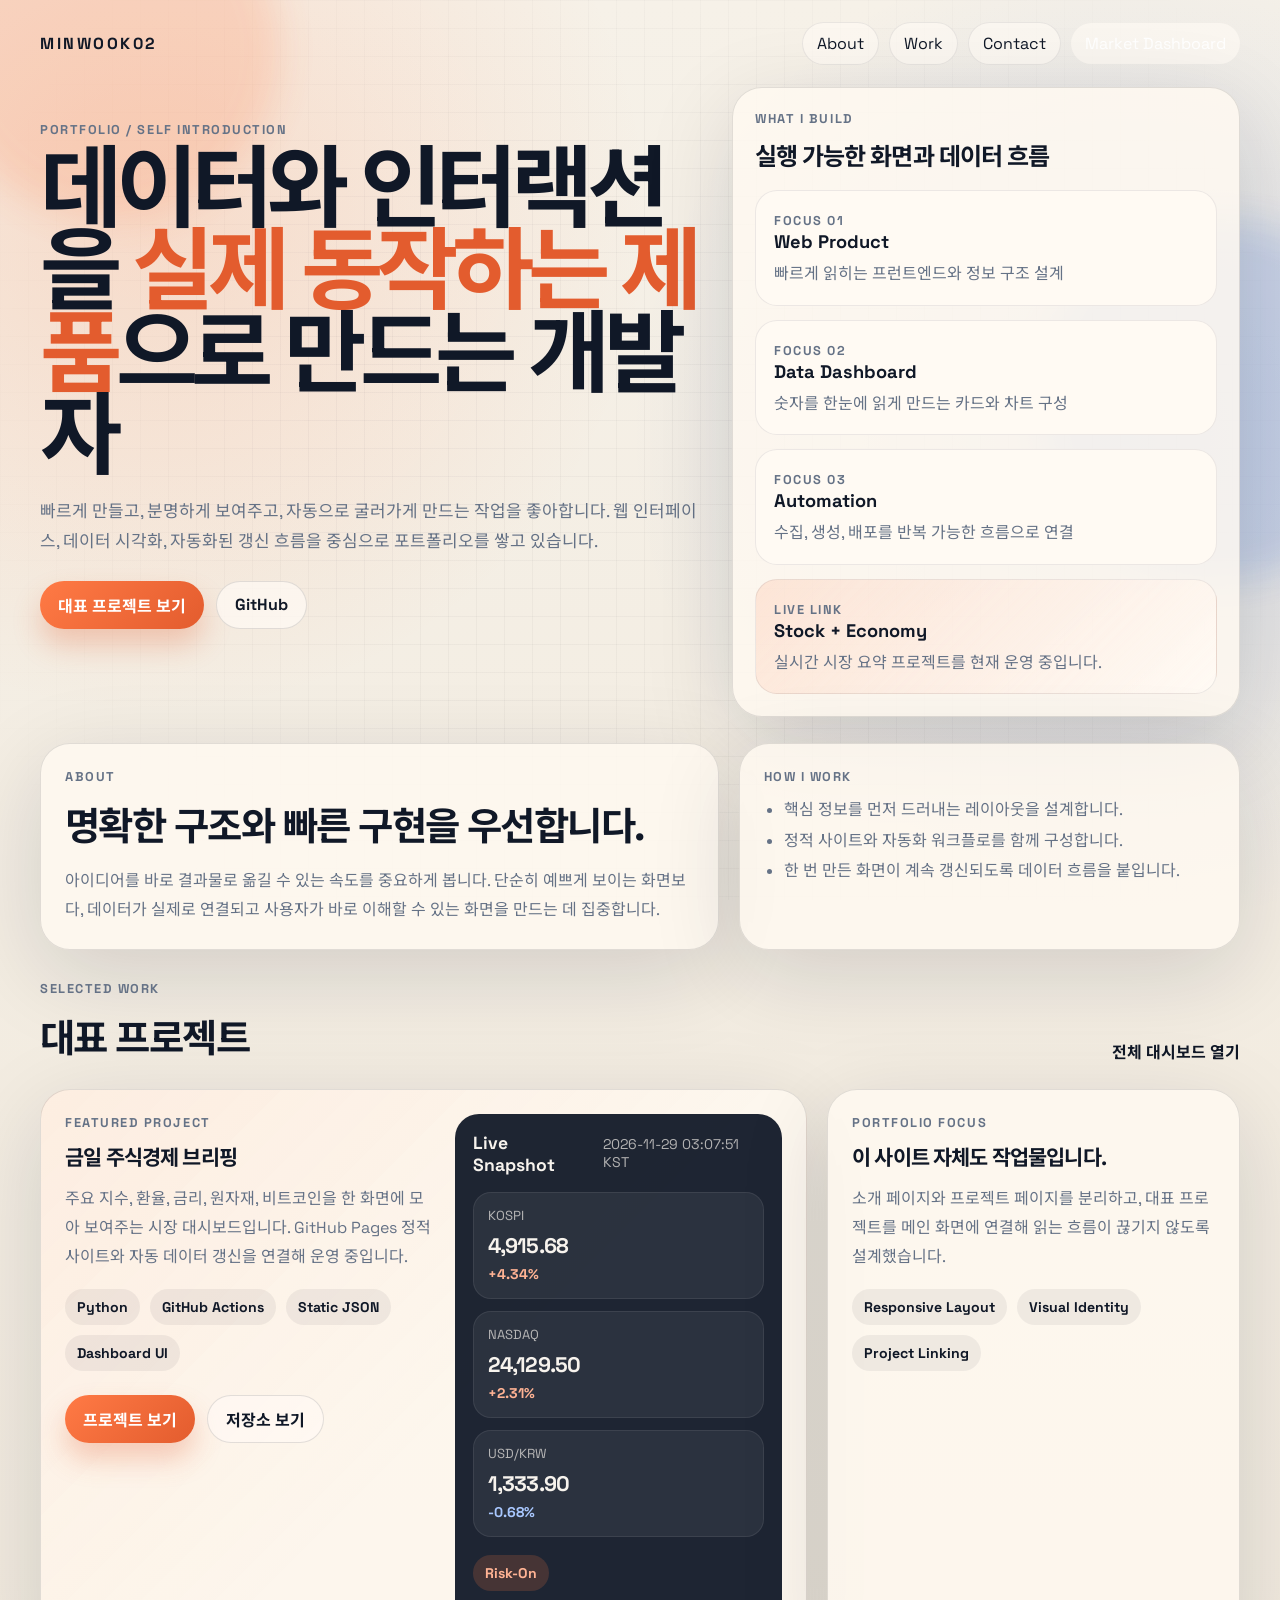
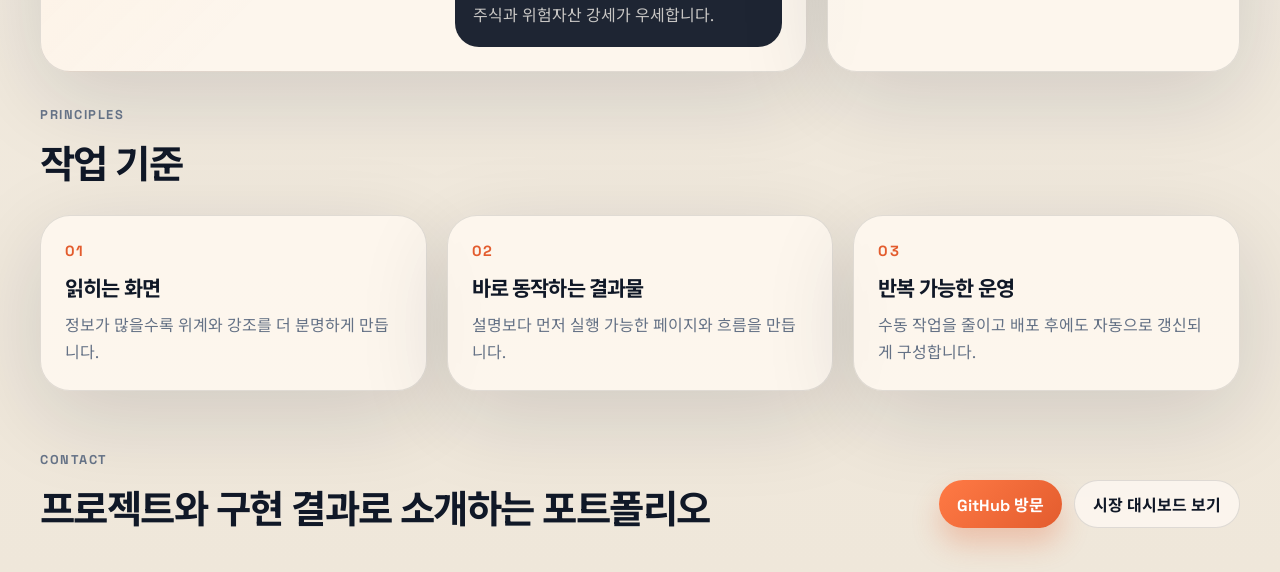
<file: index.html>
<!doctype html>
<html lang="ko">
  <head>
    <meta charset="utf-8" />
    <meta name="viewport" content="width=device-width, initial-scale=1" />
    <title>minwook02 | Portfolio</title>
    <meta
      name="description"
      content="문제를 구조화하고 바로 구현하는 개발자 minwook02의 포트폴리오 사이트"
    />
    <link rel="preconnect" href="https://fonts.googleapis.com" />
    <link rel="preconnect" href="https://fonts.gstatic.com" crossorigin />
    <link
      href="https://fonts.googleapis.com/css2?family=Space+Grotesk:wght@400;500;700&family=Noto+Sans+KR:wght@400;500;700&display=swap"
      rel="stylesheet"
    />
    <link rel="stylesheet" href="./static/portfolio.css" />
  </head>
  <body>
    <div class="page-noise"></div>
    <div class="mesh mesh-a"></div>
    <div class="mesh mesh-b"></div>

    <header class="topbar">
      <a class="brand" href="./">minwook02</a>
      <nav class="nav">
        <a href="#about">About</a>
        <a href="#work">Work</a>
        <a href="#contact">Contact</a>
        <a class="nav-cta" href="./market/">Market Dashboard</a>
      </nav>
    </header>

    <main class="shell">
      <section class="hero reveal">
        <div class="hero-copy">
          <p class="eyebrow">Portfolio / Self Introduction</p>
          <h1>
            데이터와 인터랙션을
            <span>실제 동작하는 제품</span>으로 만드는 개발자
          </h1>
          <p class="lead">
            빠르게 만들고, 분명하게 보여주고, 자동으로 굴러가게 만드는 작업을
            좋아합니다. 웹 인터페이스, 데이터 시각화, 자동화된 갱신 흐름을
            중심으로 포트폴리오를 쌓고 있습니다.
          </p>
          <div class="hero-actions">
            <a class="button button-primary" href="./market/">대표 프로젝트 보기</a>
            <a class="button button-secondary" href="https://github.com/minwook02" target="_blank" rel="noreferrer">
              GitHub
            </a>
          </div>
        </div>

        <aside class="hero-board panel">
          <div class="board-head">
            <p class="eyebrow">What I Build</p>
            <p class="board-title">실행 가능한 화면과 데이터 흐름</p>
          </div>
          <div class="board-grid">
            <article class="metric-tile">
              <span class="metric-kicker">Focus 01</span>
              <strong>Web Product</strong>
              <p>빠르게 읽히는 프런트엔드와 정보 구조 설계</p>
            </article>
            <article class="metric-tile">
              <span class="metric-kicker">Focus 02</span>
              <strong>Data Dashboard</strong>
              <p>숫자를 한눈에 읽게 만드는 카드와 차트 구성</p>
            </article>
            <article class="metric-tile">
              <span class="metric-kicker">Focus 03</span>
              <strong>Automation</strong>
              <p>수집, 생성, 배포를 반복 가능한 흐름으로 연결</p>
            </article>
            <article class="metric-tile accent-tile">
              <span class="metric-kicker">Live Link</span>
              <strong>Stock + Economy</strong>
              <p>실시간 시장 요약 프로젝트를 현재 운영 중입니다.</p>
            </article>
          </div>
        </aside>
      </section>

      <section id="about" class="about-grid reveal">
        <article class="panel statement-card">
          <p class="section-label">About</p>
          <h2>명확한 구조와 빠른 구현을 우선합니다.</h2>
          <p>
            아이디어를 바로 결과물로 옮길 수 있는 속도를 중요하게 봅니다.
            단순히 예쁘게 보이는 화면보다, 데이터가 실제로 연결되고 사용자가
            바로 이해할 수 있는 화면을 만드는 데 집중합니다.
          </p>
        </article>

        <article class="panel detail-card">
          <p class="section-label">How I Work</p>
          <ul class="detail-list">
            <li>핵심 정보를 먼저 드러내는 레이아웃을 설계합니다.</li>
            <li>정적 사이트와 자동화 워크플로를 함께 구성합니다.</li>
            <li>한 번 만든 화면이 계속 갱신되도록 데이터 흐름을 붙입니다.</li>
          </ul>
        </article>
      </section>

      <section id="work" class="work-section reveal">
        <div class="section-head">
          <div>
            <p class="section-label">Selected Work</p>
            <h2>대표 프로젝트</h2>
          </div>
          <a class="text-link" href="./market/">전체 대시보드 열기</a>
        </div>

        <div class="project-grid">
          <article class="project-card project-primary panel">
            <div class="project-copy">
              <p class="project-tag">Featured Project</p>
              <h3>금일 주식경제 브리핑</h3>
              <p>
                주요 지수, 환율, 금리, 원자재, 비트코인을 한 화면에 모아 보여주는
                시장 대시보드입니다. GitHub Pages 정적 사이트와 자동 데이터
                갱신을 연결해 운영 중입니다.
              </p>
              <div class="tech-list">
                <span>Python</span>
                <span>GitHub Actions</span>
                <span>Static JSON</span>
                <span>Dashboard UI</span>
              </div>
              <div class="project-actions">
                <a class="button button-primary" href="./market/">프로젝트 보기</a>
                <a class="button button-secondary" href="https://github.com/minwook02/minwook02.github.io" target="_blank" rel="noreferrer">
                  저장소 보기
                </a>
              </div>
            </div>

            <div class="project-preview">
              <div class="preview-head">
                <p class="preview-title">Live Snapshot</p>
                <p id="marketUpdatedAt" class="preview-time">데이터 불러오는 중...</p>
              </div>
              <div class="preview-stats">
                <div class="preview-tile">
                  <span class="preview-label">KOSPI</span>
                  <strong id="previewKospi">-</strong>
                  <span id="previewKospiChange" class="preview-change">-</span>
                </div>
                <div class="preview-tile">
                  <span class="preview-label">NASDAQ</span>
                  <strong id="previewNasdaq">-</strong>
                  <span id="previewNasdaqChange" class="preview-change">-</span>
                </div>
                <div class="preview-tile">
                  <span class="preview-label">USD/KRW</span>
                  <strong id="previewUsdkrw">-</strong>
                  <span id="previewUsdkrwChange" class="preview-change">-</span>
                </div>
              </div>
              <div class="preview-signal">
                <span id="previewSignal" class="signal-pill neutral">분석 대기</span>
                <p id="previewSignalMessage">시장 신호를 불러오고 있습니다.</p>
              </div>
            </div>
          </article>

          <article class="project-card panel secondary-card">
            <p class="project-tag">Portfolio Focus</p>
            <h3>이 사이트 자체도 작업물입니다.</h3>
            <p>
              소개 페이지와 프로젝트 페이지를 분리하고, 대표 프로젝트를 메인
              화면에 연결해 읽는 흐름이 끊기지 않도록 설계했습니다.
            </p>
            <div class="stack-strip">
              <span>Responsive Layout</span>
              <span>Visual Identity</span>
              <span>Project Linking</span>
            </div>
          </article>
        </div>
      </section>

      <section class="principles reveal">
        <div class="section-head">
          <div>
            <p class="section-label">Principles</p>
            <h2>작업 기준</h2>
          </div>
        </div>
        <div class="principle-grid">
          <article class="panel principle-card">
            <span class="principle-index">01</span>
            <h3>읽히는 화면</h3>
            <p>정보가 많을수록 위계와 강조를 더 분명하게 만듭니다.</p>
          </article>
          <article class="panel principle-card">
            <span class="principle-index">02</span>
            <h3>바로 동작하는 결과물</h3>
            <p>설명보다 먼저 실행 가능한 페이지와 흐름을 만듭니다.</p>
          </article>
          <article class="panel principle-card">
            <span class="principle-index">03</span>
            <h3>반복 가능한 운영</h3>
            <p>수동 작업을 줄이고 배포 후에도 자동으로 갱신되게 구성합니다.</p>
          </article>
        </div>
      </section>
    </main>

    <footer id="contact" class="footer">
      <div>
        <p class="section-label">Contact</p>
        <h2>프로젝트와 구현 결과로 소개하는 포트폴리오</h2>
      </div>
      <div class="footer-actions">
        <a class="button button-primary" href="https://github.com/minwook02" target="_blank" rel="noreferrer">
          GitHub 방문
        </a>
        <a class="button button-secondary" href="./market/">시장 대시보드 보기</a>
      </div>
    </footer>

    <script src="./static/portfolio.js"></script>
  </body>
</html>
</file>
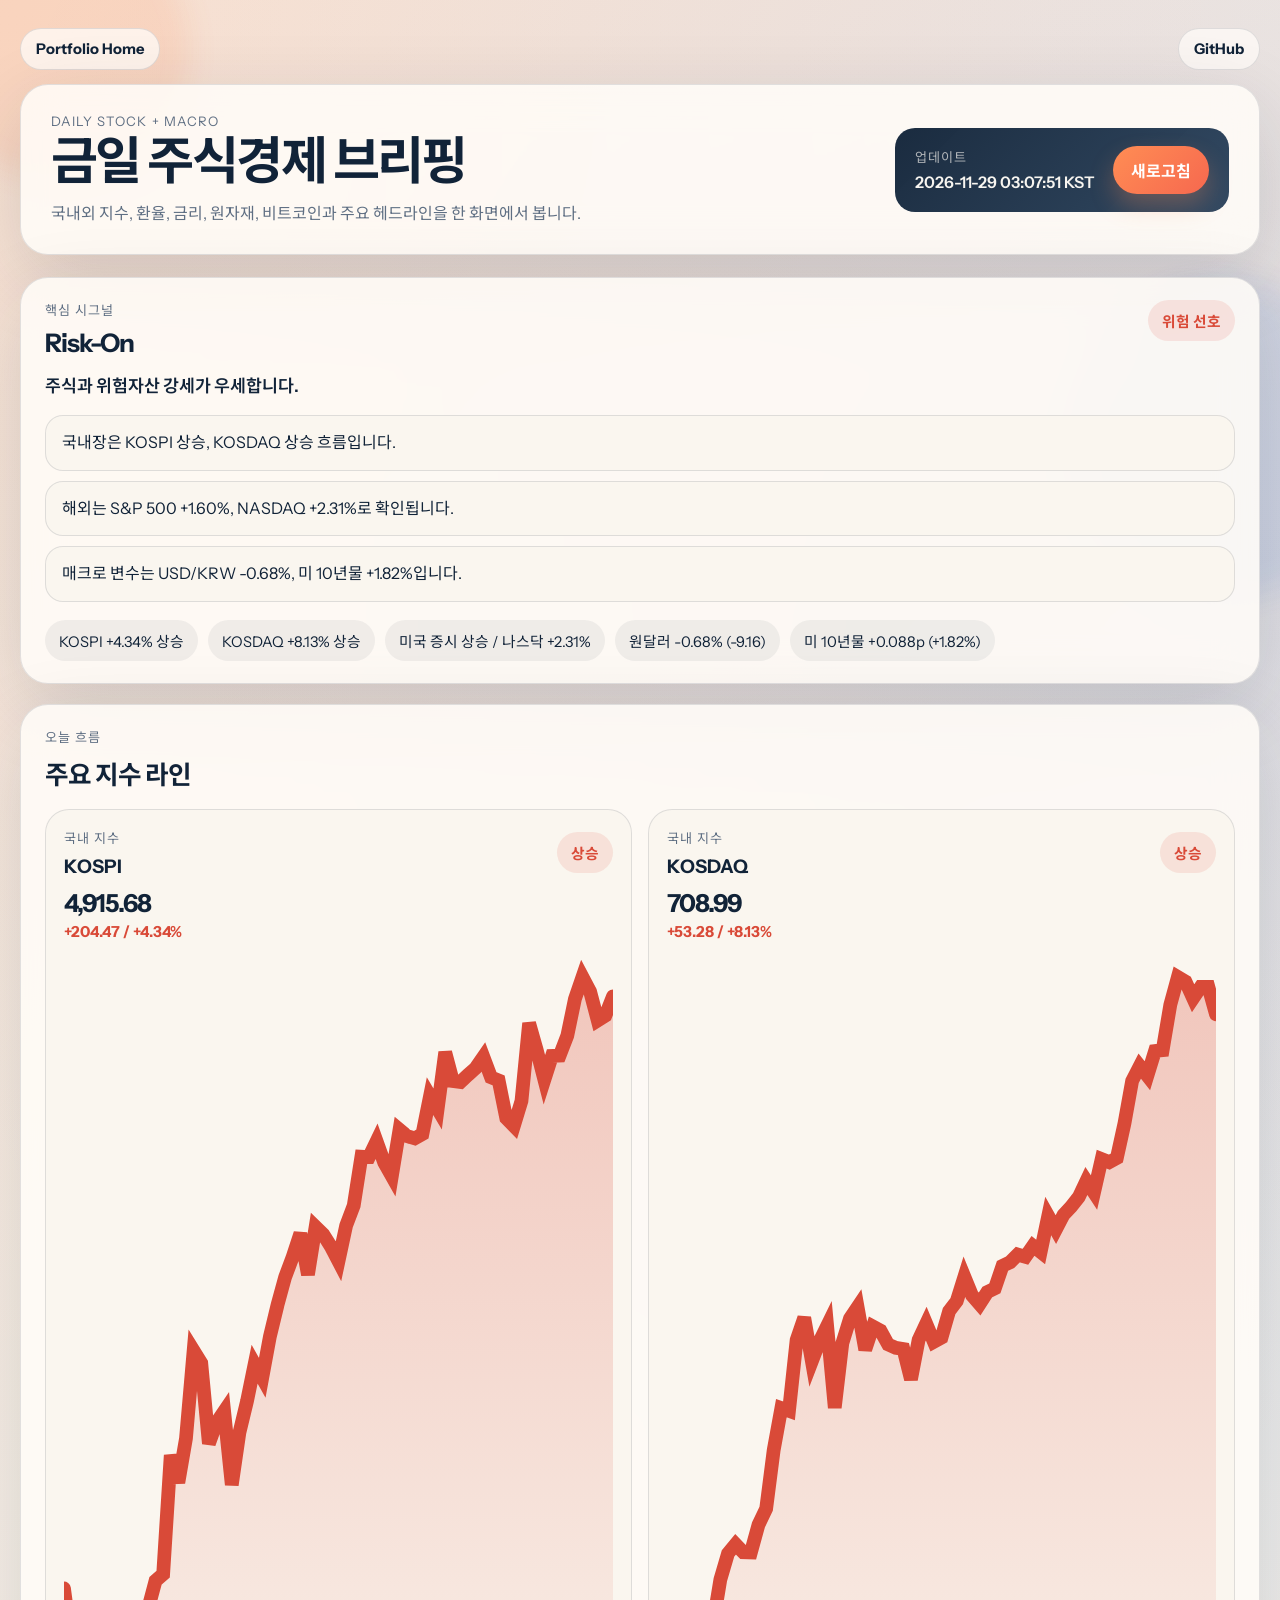
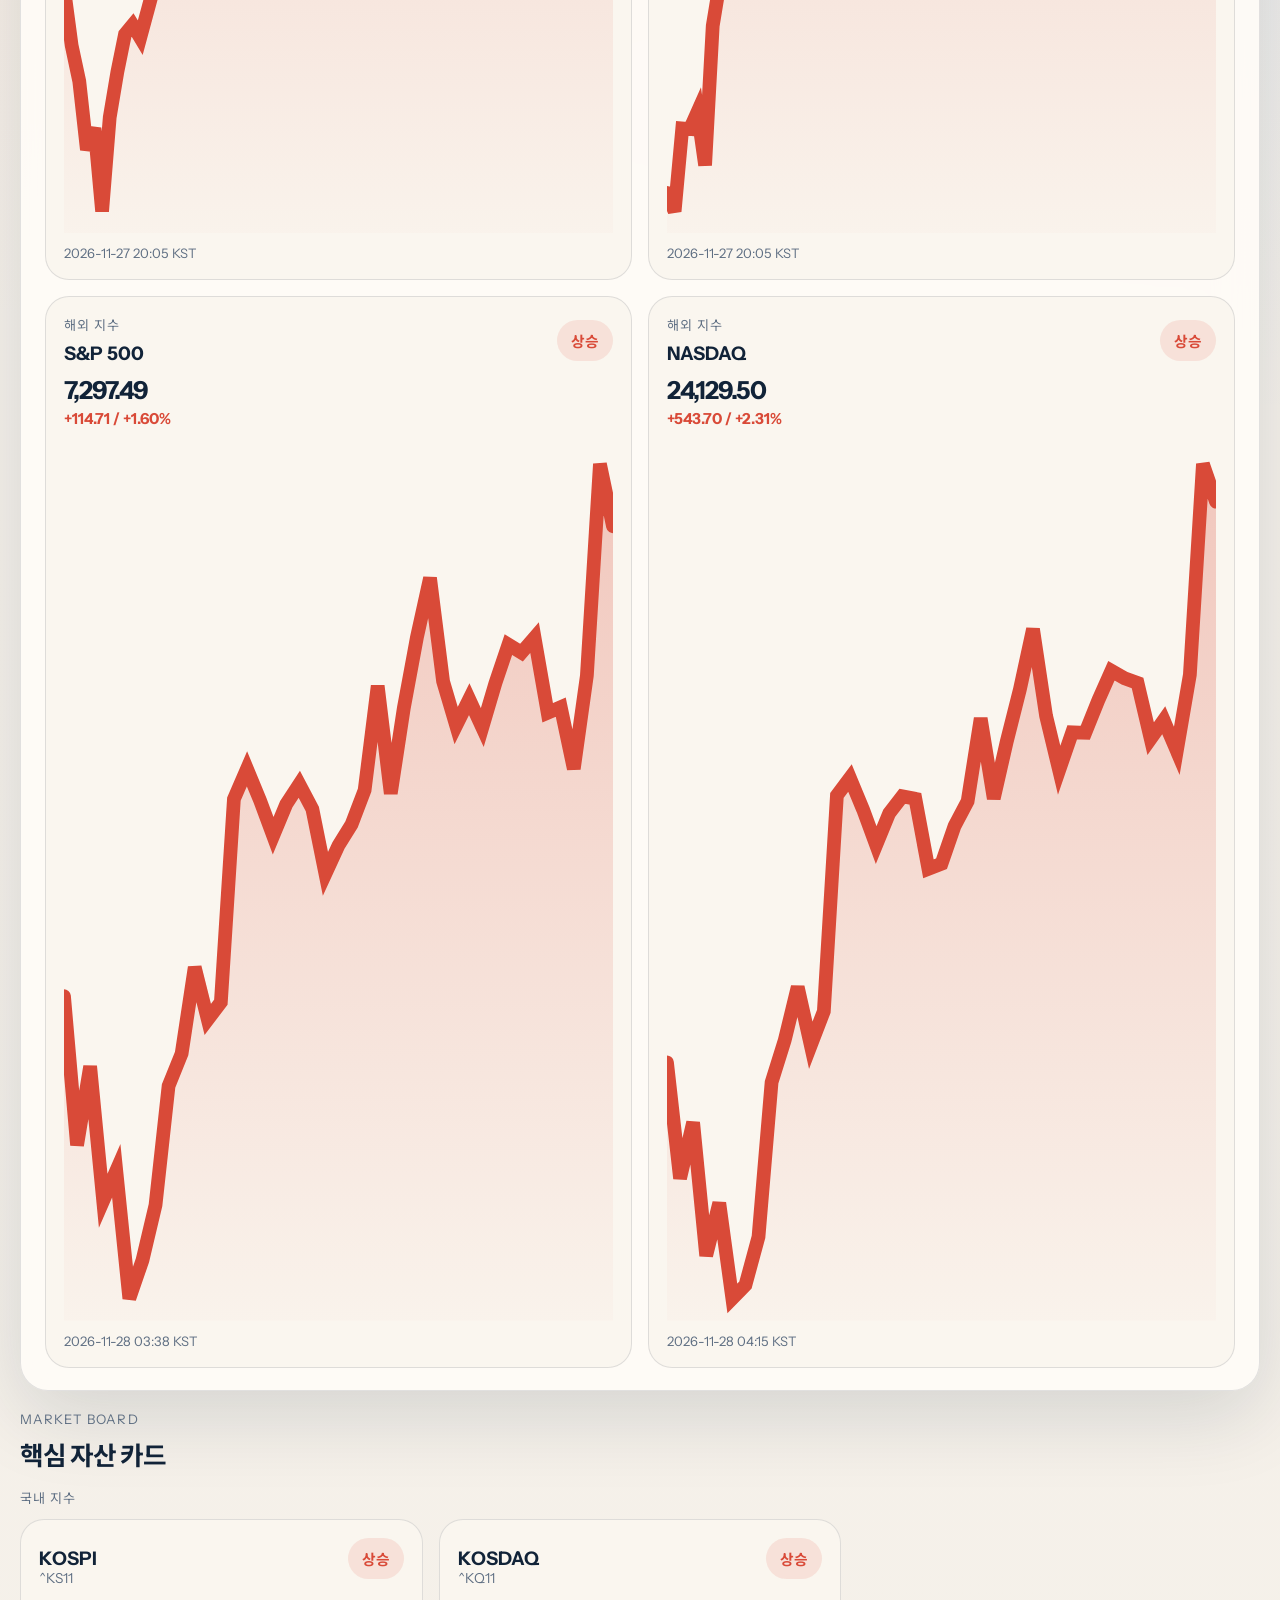
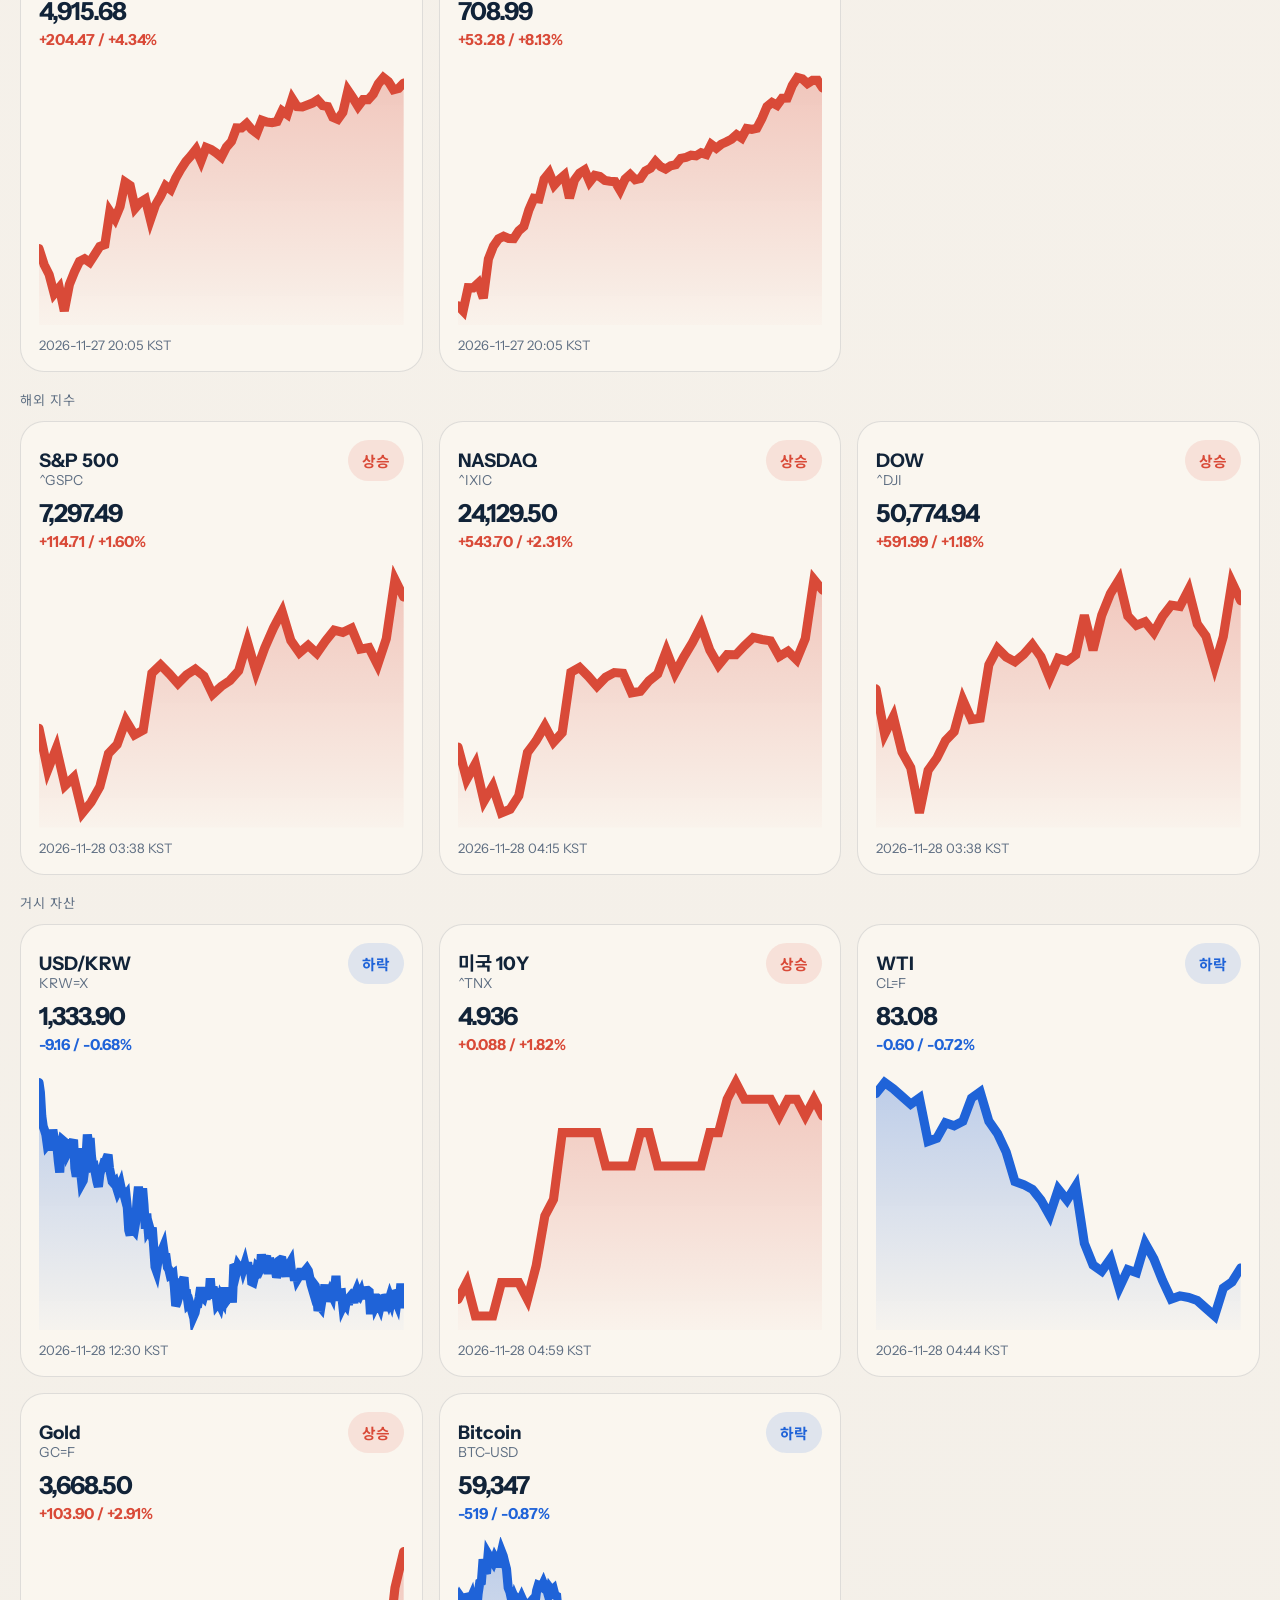
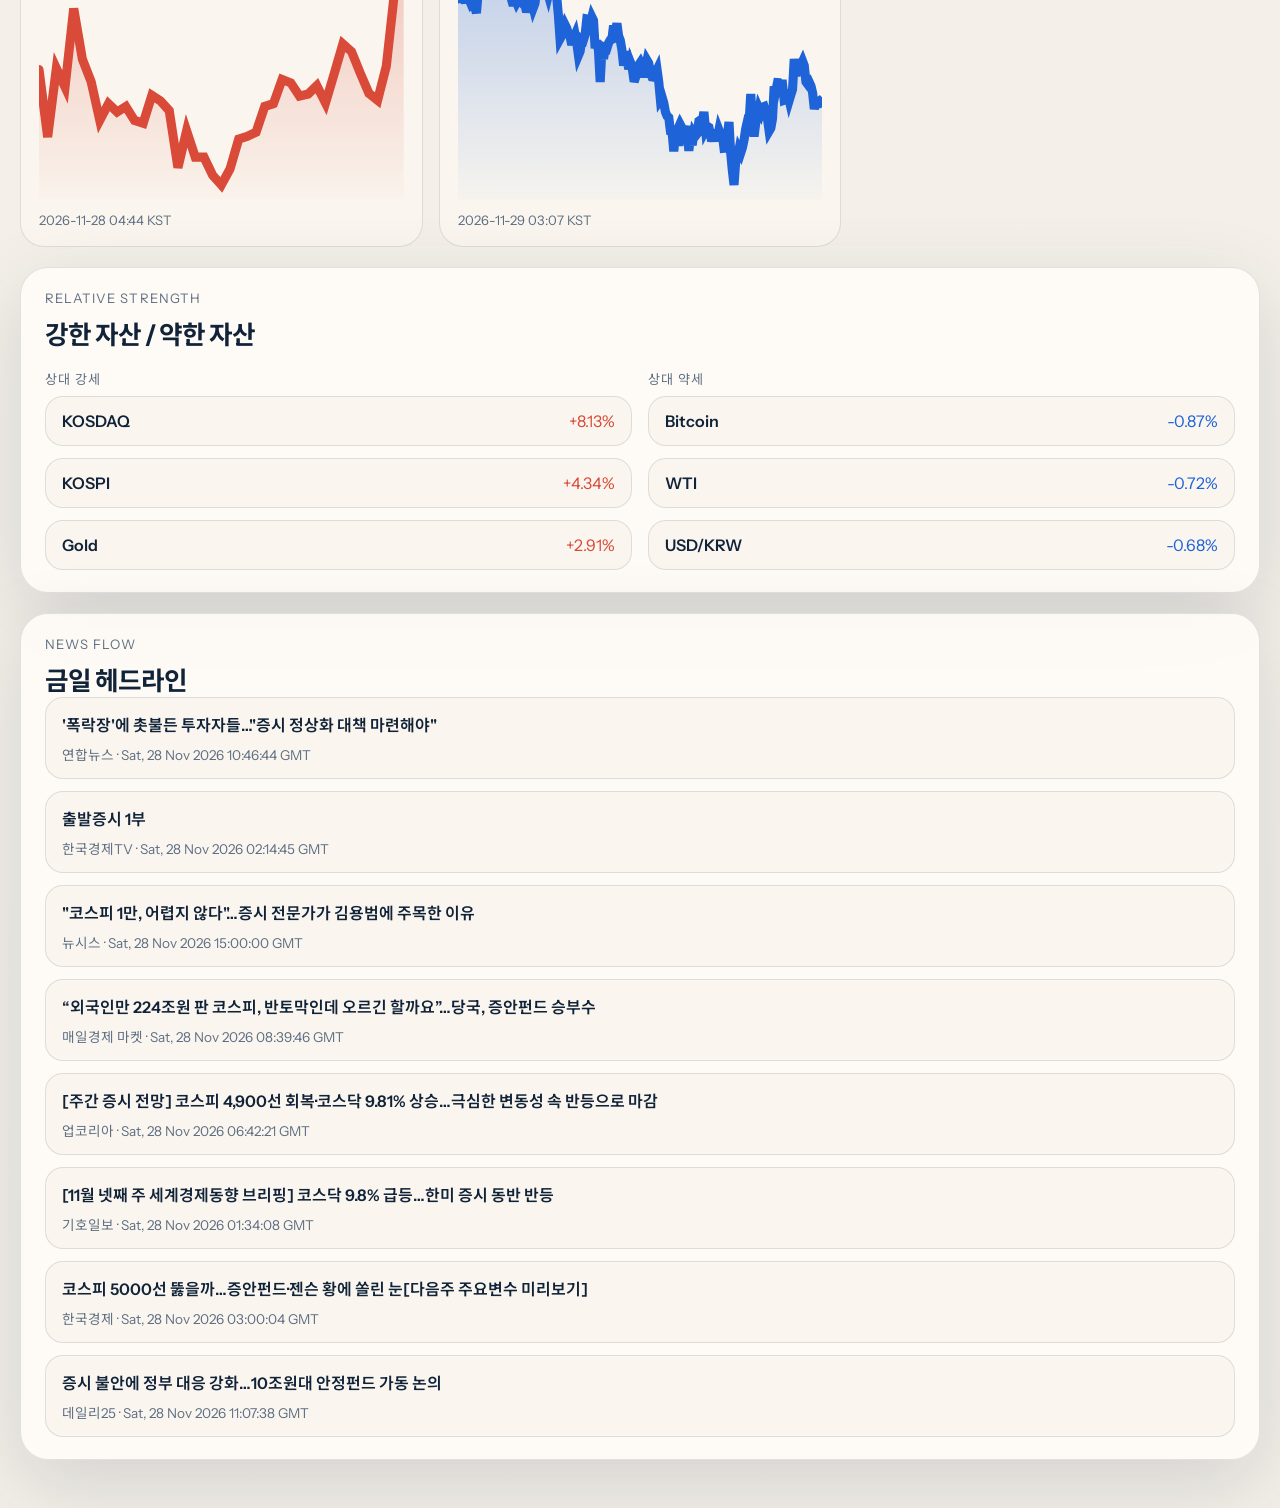
<file: market/index.html>
<!doctype html>
<html lang="ko">
  <head>
    <meta charset="utf-8" />
    <meta name="viewport" content="width=device-width, initial-scale=1" />
    <title>금일 주식경제 브리핑</title>
    <link rel="preconnect" href="https://fonts.googleapis.com" />
    <link rel="preconnect" href="https://fonts.gstatic.com" crossorigin />
    <link
      href="https://fonts.googleapis.com/css2?family=Instrument+Sans:wght@400;500;600;700&family=Noto+Sans+KR:wght@400;500;700&display=swap"
      rel="stylesheet"
    />
    <link rel="stylesheet" href="../static/styles.css" />
  </head>
  <body data-data-url="../data/dashboard.json">
    <div class="background-orb orb-a"></div>
    <div class="background-orb orb-b"></div>
    <div class="shell">
      <nav class="topbar-market">
        <a class="market-home-link" href="../">Portfolio Home</a>
        <a class="market-github-link" href="https://github.com/minwook02/minwook02.github.io" target="_blank" rel="noreferrer">
          GitHub
        </a>
      </nav>

      <header class="hero panel">
        <div>
          <p class="eyebrow">Daily Stock + Macro</p>
          <h1>금일 주식경제 브리핑</h1>
          <p class="hero-copy">
            국내외 지수, 환율, 금리, 원자재, 비트코인과 주요 헤드라인을 한 화면에서 봅니다.
          </p>
        </div>
        <div class="hero-actions">
          <div>
            <div class="label">업데이트</div>
            <div id="updatedAt" class="value">불러오는 중...</div>
          </div>
          <button id="refreshButton" class="refresh-button" type="button">
            새로고침
          </button>
        </div>
      </header>

      <main class="layout">
        <section class="summary panel reveal">
          <div class="summary-head">
            <div>
              <p class="label">핵심 시그널</p>
              <h2 id="signalLabel">불러오는 중...</h2>
            </div>
            <span id="signalTone" class="signal-chip neutral">분석 준비</span>
          </div>
          <p id="signalMessage" class="summary-message"></p>
          <div id="overviewList" class="overview-list"></div>
          <div id="checkpointList" class="checkpoint-list"></div>
        </section>

        <section class="charts panel reveal">
          <div class="section-head">
            <div>
              <p class="label">오늘 흐름</p>
              <h2>주요 지수 라인</h2>
            </div>
          </div>
          <div id="mainCharts" class="main-charts"></div>
        </section>

        <section class="cards-area reveal">
          <div class="section-head">
            <div>
              <p class="label">Market Board</p>
              <h2>핵심 자산 카드</h2>
            </div>
          </div>
          <div id="cardGroups" class="card-groups"></div>
        </section>

        <section class="movers panel reveal">
          <div class="section-head">
            <div>
              <p class="label">Relative Strength</p>
              <h2>강한 자산 / 약한 자산</h2>
            </div>
          </div>
          <div class="movers-grid">
            <div>
              <p class="subheading">상대 강세</p>
              <div id="leadersList" class="mover-list"></div>
            </div>
            <div>
              <p class="subheading">상대 약세</p>
              <div id="laggardsList" class="mover-list"></div>
            </div>
          </div>
        </section>

        <section class="news panel reveal">
          <div class="section-head">
            <div>
              <p class="label">News Flow</p>
              <h2>금일 헤드라인</h2>
            </div>
          </div>
          <div id="headlines" class="headline-list"></div>
        </section>

        <section id="errorPanel" class="errors panel hidden reveal">
          <div class="section-head">
            <div>
              <p class="label">Status</p>
              <h2>일부 데이터 경고</h2>
            </div>
          </div>
          <div id="errorList" class="error-list"></div>
        </section>
      </main>
    </div>
    <script src="../static/market.js"></script>
  </body>
</html>
</file>
<file: static/portfolio.css>
:root {
  --bg: #f4efe6;
  --ink: #101827;
  --muted: #657286;
  --line: rgba(16, 24, 39, 0.12);
  --panel: rgba(255, 249, 241, 0.82);
  --panel-strong: rgba(255, 250, 244, 0.95);
  --shadow: 0 24px 90px rgba(16, 24, 39, 0.14);
  --accent: #ff7a45;
  --accent-dark: #e35c2e;
  --accent-soft: rgba(255, 122, 69, 0.14);
  --blue: #1156d9;
  --blue-soft: rgba(17, 86, 217, 0.12);
}

* {
  box-sizing: border-box;
}

html,
body {
  margin: 0;
  min-height: 100%;
}

body {
  position: relative;
  overflow-x: hidden;
  color: var(--ink);
  font-family: "Space Grotesk", "Noto Sans KR", sans-serif;
  background:
    radial-gradient(circle at 12% 10%, rgba(255, 122, 69, 0.18), transparent 22%),
    radial-gradient(circle at 88% 20%, rgba(17, 86, 217, 0.14), transparent 24%),
    linear-gradient(180deg, #f6f1e8 0%, #efe7da 100%);
}

body::before {
  content: "";
  position: fixed;
  inset: 0;
  background-image:
    linear-gradient(rgba(16, 24, 39, 0.03) 1px, transparent 1px),
    linear-gradient(90deg, rgba(16, 24, 39, 0.03) 1px, transparent 1px);
  background-size: 28px 28px;
  mask-image: radial-gradient(circle at center, black 40%, transparent 92%);
  pointer-events: none;
}

.page-noise,
.mesh {
  position: fixed;
  pointer-events: none;
}

.page-noise {
  inset: 0;
  opacity: 0.08;
  background-image: radial-gradient(#101827 0.55px, transparent 0.55px);
  background-size: 14px 14px;
}

.mesh {
  border-radius: 999px;
  filter: blur(18px);
  opacity: 0.78;
}

.mesh-a {
  top: -120px;
  left: -60px;
  width: 340px;
  height: 340px;
  background: rgba(255, 122, 69, 0.24);
}

.mesh-b {
  right: -120px;
  top: 220px;
  width: 360px;
  height: 360px;
  background: rgba(17, 86, 217, 0.18);
}

.topbar,
.footer,
.shell {
  position: relative;
  z-index: 1;
}

.topbar {
  display: flex;
  justify-content: space-between;
  gap: 20px;
  align-items: center;
  max-width: 1240px;
  margin: 0 auto;
  padding: 22px 20px 0;
}

.brand {
  color: var(--ink);
  text-decoration: none;
  font-size: 1rem;
  font-weight: 700;
  letter-spacing: 0.16em;
  text-transform: uppercase;
}

.nav {
  display: flex;
  gap: 10px;
  align-items: center;
  flex-wrap: wrap;
}

.nav a {
  color: var(--ink);
  text-decoration: none;
  padding: 10px 14px;
  border-radius: 999px;
  background: rgba(255, 250, 244, 0.64);
  border: 1px solid rgba(16, 24, 39, 0.08);
}

.nav-cta {
  background: linear-gradient(135deg, var(--accent), var(--accent-dark));
  color: white !important;
  border: none !important;
}

.shell {
  max-width: 1240px;
  margin: 0 auto;
  padding: 22px 20px 60px;
}

.hero {
  display: grid;
  grid-template-columns: minmax(0, 1.25fr) minmax(320px, 0.95fr);
  gap: 24px;
  align-items: stretch;
}

.eyebrow,
.section-label,
.project-tag,
.metric-kicker {
  margin: 0 0 10px;
  color: var(--muted);
  font-size: 0.8rem;
  font-weight: 700;
  letter-spacing: 0.12em;
  text-transform: uppercase;
}

h1,
h2,
h3,
p,
ul {
  margin: 0;
}

h1 {
  font-size: clamp(2.9rem, 7vw, 5.7rem);
  line-height: 0.92;
  letter-spacing: -0.07em;
}

h1 span {
  color: var(--accent-dark);
}

h2 {
  font-size: clamp(1.6rem, 3vw, 2.4rem);
  letter-spacing: -0.04em;
}

h3 {
  font-size: 1.3rem;
  letter-spacing: -0.04em;
}

.hero-copy {
  padding: 34px 0 10px;
}

.lead {
  max-width: 700px;
  margin-top: 18px;
  color: var(--muted);
  font-size: 1.06rem;
  line-height: 1.8;
}

.hero-actions,
.project-actions,
.footer-actions {
  display: flex;
  gap: 12px;
  align-items: center;
  flex-wrap: wrap;
  margin-top: 24px;
}

.button {
  display: inline-flex;
  align-items: center;
  justify-content: center;
  gap: 8px;
  min-height: 48px;
  padding: 0 18px;
  border-radius: 999px;
  text-decoration: none;
  font-weight: 700;
  transition: transform 180ms ease, box-shadow 180ms ease, background 180ms ease;
}

.button:hover {
  transform: translateY(-1px);
}

.button-primary {
  background: linear-gradient(135deg, var(--accent), var(--accent-dark));
  color: white;
  box-shadow: 0 16px 28px rgba(227, 92, 46, 0.28);
}

.button-secondary {
  border: 1px solid var(--line);
  background: rgba(255, 250, 244, 0.72);
  color: var(--ink);
}

.panel {
  backdrop-filter: blur(16px);
  background: var(--panel);
  border: 1px solid var(--line);
  border-radius: 30px;
  box-shadow: var(--shadow);
}

.hero-board {
  padding: 22px;
}

.board-title {
  font-size: 1.5rem;
  font-weight: 700;
  letter-spacing: -0.04em;
}

.board-grid {
  display: grid;
  gap: 14px;
  margin-top: 18px;
}

.metric-tile {
  padding: 18px;
  border-radius: 22px;
  background: var(--panel-strong);
  border: 1px solid rgba(16, 24, 39, 0.08);
}

.metric-tile strong {
  display: block;
  font-size: 1.14rem;
  margin-bottom: 8px;
}

.metric-tile p {
  color: var(--muted);
  line-height: 1.6;
}

.accent-tile {
  background: linear-gradient(135deg, rgba(255, 122, 69, 0.14), rgba(255, 250, 244, 0.95));
}

.about-grid,
.project-grid,
.principle-grid {
  display: grid;
  gap: 20px;
  margin-top: 26px;
}

.about-grid {
  grid-template-columns: minmax(0, 1.15fr) minmax(280px, 0.85fr);
}

.statement-card,
.detail-card,
.project-card,
.principle-card {
  padding: 24px;
}

.statement-card p:last-child {
  margin-top: 16px;
  color: var(--muted);
  line-height: 1.8;
}

.detail-list {
  padding-left: 20px;
  color: var(--muted);
  line-height: 1.9;
}

.work-section {
  margin-top: 30px;
}

.section-head {
  display: flex;
  justify-content: space-between;
  gap: 20px;
  align-items: flex-end;
}

.text-link {
  color: var(--ink);
  text-decoration: none;
  font-weight: 700;
}

.project-grid {
  grid-template-columns: minmax(0, 1.3fr) minmax(280px, 0.7fr);
}

.project-primary {
  display: grid;
  grid-template-columns: minmax(0, 1fr) minmax(280px, 0.88fr);
  gap: 18px;
  background:
    linear-gradient(135deg, rgba(255, 122, 69, 0.08), transparent 55%),
    rgba(255, 249, 241, 0.82);
}

.project-copy p:not(.project-tag) {
  margin-top: 14px;
  color: var(--muted);
  line-height: 1.8;
}

.tech-list,
.stack-strip {
  display: flex;
  gap: 10px;
  flex-wrap: wrap;
  margin-top: 18px;
}

.tech-list span,
.stack-strip span,
.signal-pill {
  display: inline-flex;
  align-items: center;
  padding: 9px 12px;
  border-radius: 999px;
  font-size: 0.88rem;
  font-weight: 700;
}

.tech-list span,
.stack-strip span {
  background: rgba(16, 24, 39, 0.06);
}

.project-preview {
  padding: 18px;
  border-radius: 24px;
  background: rgba(16, 24, 39, 0.94);
  color: #f7f3ed;
}

.preview-head {
  display: flex;
  justify-content: space-between;
  gap: 12px;
  align-items: baseline;
}

.preview-title {
  font-size: 1.1rem;
  font-weight: 700;
}

.preview-time {
  color: rgba(247, 243, 237, 0.68);
  font-size: 0.88rem;
}

.preview-stats {
  display: grid;
  gap: 12px;
  margin-top: 16px;
}

.preview-tile {
  padding: 14px;
  border-radius: 18px;
  background: rgba(255, 255, 255, 0.06);
  border: 1px solid rgba(255, 255, 255, 0.08);
}

.preview-label {
  display: block;
  color: rgba(247, 243, 237, 0.68);
  font-size: 0.82rem;
  margin-bottom: 8px;
}

.preview-tile strong {
  display: block;
  font-size: 1.32rem;
  letter-spacing: -0.04em;
}

.preview-change {
  display: inline-block;
  margin-top: 6px;
  font-size: 0.88rem;
  font-weight: 700;
}

.preview-change.up {
  color: #ffb394;
}

.preview-change.down {
  color: #a9c8ff;
}

.preview-change.flat {
  color: rgba(247, 243, 237, 0.74);
}

.preview-signal {
  margin-top: 18px;
}

.preview-signal p {
  margin-top: 12px;
  color: rgba(247, 243, 237, 0.78);
  line-height: 1.6;
}

.signal-pill.up {
  background: rgba(255, 122, 69, 0.18);
  color: #ffb394;
}

.signal-pill.down {
  background: rgba(68, 132, 255, 0.18);
  color: #a9c8ff;
}

.signal-pill.flat,
.signal-pill.neutral {
  background: rgba(255, 255, 255, 0.12);
  color: rgba(247, 243, 237, 0.84);
}

.secondary-card p:not(.project-tag) {
  margin-top: 14px;
  color: var(--muted);
  line-height: 1.8;
}

.principles {
  margin-top: 34px;
}

.principle-grid {
  grid-template-columns: repeat(3, minmax(0, 1fr));
}

.principle-index {
  display: inline-flex;
  margin-bottom: 12px;
  color: var(--accent-dark);
  font-weight: 700;
  font-size: 0.92rem;
  letter-spacing: 0.08em;
}

.principle-card p {
  margin-top: 10px;
  color: var(--muted);
  line-height: 1.7;
}

.footer {
  display: flex;
  justify-content: space-between;
  gap: 20px;
  align-items: center;
  max-width: 1240px;
  margin: 0 auto;
  padding: 0 20px 38px;
}

.reveal {
  animation: reveal-up 500ms ease both;
}

@keyframes reveal-up {
  from {
    opacity: 0;
    transform: translateY(16px);
  }
  to {
    opacity: 1;
    transform: translateY(0);
  }
}

@media (max-width: 1100px) {
  .hero,
  .about-grid,
  .project-grid,
  .project-primary,
  .principle-grid,
  .footer,
  .section-head {
    grid-template-columns: 1fr;
    flex-direction: column;
    align-items: flex-start;
  }
}

@media (max-width: 760px) {
  .topbar,
  .shell,
  .footer {
    padding-left: 14px;
    padding-right: 14px;
  }

  .nav {
    gap: 8px;
  }

  .nav a {
    padding: 9px 12px;
  }

  .hero-copy {
    padding-top: 18px;
  }

  .statement-card,
  .detail-card,
  .project-card,
  .principle-card,
  .hero-board {
    padding: 18px;
  }

  h1 {
    font-size: 2.7rem;
  }
}
</file>
<file: static/styles.css>
:root {
  --bg: #f3efe8;
  --ink: #112338;
  --muted: #5f6f83;
  --panel: rgba(255, 252, 247, 0.88);
  --panel-strong: rgba(250, 246, 239, 0.96);
  --border: rgba(17, 35, 56, 0.12);
  --shadow: 0 24px 80px rgba(17, 35, 56, 0.14);
  --up: #d94a38;
  --down: #1f63d8;
  --flat: #7a8898;
  --accent: #ff8d54;
}

* {
  box-sizing: border-box;
}

html,
body {
  margin: 0;
  min-height: 100%;
  background:
    radial-gradient(circle at top left, rgba(255, 141, 84, 0.18), transparent 30%),
    radial-gradient(circle at 100% 10%, rgba(31, 99, 216, 0.12), transparent 24%),
    linear-gradient(180deg, #f7f2eb 0%, var(--bg) 100%);
  color: var(--ink);
  font-family: "Instrument Sans", "Noto Sans KR", sans-serif;
}

body {
  position: relative;
  overflow-x: hidden;
}

.background-orb {
  position: fixed;
  border-radius: 999px;
  filter: blur(14px);
  pointer-events: none;
  opacity: 0.7;
}

.orb-a {
  top: -80px;
  left: -70px;
  width: 260px;
  height: 260px;
  background: rgba(255, 141, 84, 0.2);
}

.orb-b {
  top: 280px;
  right: -100px;
  width: 320px;
  height: 320px;
  background: rgba(31, 99, 216, 0.14);
}

.shell {
  position: relative;
  max-width: 1320px;
  margin: 0 auto;
  padding: 28px 20px 48px;
}

.topbar-market {
  display: flex;
  justify-content: space-between;
  gap: 12px;
  align-items: center;
  margin-bottom: 14px;
}

.market-home-link,
.market-github-link {
  display: inline-flex;
  align-items: center;
  min-height: 42px;
  padding: 0 15px;
  border-radius: 999px;
  text-decoration: none;
  color: var(--ink);
  background: rgba(255, 252, 247, 0.76);
  border: 1px solid var(--border);
  font-size: 0.92rem;
  font-weight: 700;
}

.panel {
  backdrop-filter: blur(20px);
  background: var(--panel);
  border: 1px solid var(--border);
  border-radius: 28px;
  box-shadow: var(--shadow);
}

.hero {
  display: flex;
  justify-content: space-between;
  gap: 24px;
  align-items: center;
  padding: 28px 30px;
}

.eyebrow,
.label,
.subheading {
  margin: 0 0 8px;
  color: var(--muted);
  font-size: 0.82rem;
  text-transform: uppercase;
  letter-spacing: 0.08em;
}

h1,
h2,
h3,
p {
  margin: 0;
}

h1 {
  font-size: clamp(2rem, 4vw, 3.35rem);
  line-height: 0.95;
  letter-spacing: -0.05em;
}

h2 {
  font-size: clamp(1.35rem, 2vw, 1.8rem);
  letter-spacing: -0.04em;
}

.hero-copy {
  max-width: 640px;
  margin-top: 14px;
  color: var(--muted);
  font-size: 1rem;
  line-height: 1.65;
}

.hero-actions {
  display: flex;
  align-items: center;
  gap: 18px;
  padding: 18px 20px;
  min-width: 300px;
  border-radius: 20px;
  background: linear-gradient(135deg, rgba(17, 35, 56, 0.96), rgba(28, 54, 82, 0.9));
  color: #f7f5f0;
}

.hero-actions .label {
  color: rgba(247, 245, 240, 0.68);
  margin-bottom: 6px;
}

.hero-actions .value {
  font-size: 1rem;
  font-weight: 600;
}

.refresh-button {
  border: none;
  border-radius: 999px;
  padding: 12px 18px;
  background: linear-gradient(135deg, #ff8d54, #f6684f);
  color: white;
  font: inherit;
  font-weight: 700;
  cursor: pointer;
  transition: transform 180ms ease, box-shadow 180ms ease;
  box-shadow: 0 12px 24px rgba(255, 141, 84, 0.28);
}

.refresh-button:hover {
  transform: translateY(-1px);
}

.layout {
  display: grid;
  gap: 20px;
  margin-top: 22px;
}

.summary,
.charts,
.movers,
.news,
.errors {
  padding: 22px 24px;
}

.summary-head,
.section-head {
  display: flex;
  justify-content: space-between;
  gap: 16px;
  align-items: flex-start;
}

.signal-chip {
  display: inline-flex;
  align-items: center;
  gap: 8px;
  padding: 10px 14px;
  border-radius: 999px;
  font-size: 0.92rem;
  font-weight: 700;
}

.signal-chip.up {
  background: rgba(217, 74, 56, 0.12);
  color: var(--up);
}

.signal-chip.down {
  background: rgba(31, 99, 216, 0.12);
  color: var(--down);
}

.signal-chip.neutral,
.signal-chip.flat {
  background: rgba(95, 111, 131, 0.12);
  color: var(--flat);
}

.summary-message {
  margin-top: 14px;
  font-size: 1.08rem;
  font-weight: 600;
}

.overview-list {
  display: grid;
  gap: 10px;
  margin-top: 18px;
}

.overview-item {
  padding: 14px 16px;
  border-radius: 18px;
  background: rgba(250, 246, 239, 0.96);
  border: 1px solid var(--border);
  color: var(--ink);
  line-height: 1.6;
}

.checkpoint-list {
  display: flex;
  flex-wrap: wrap;
  gap: 10px;
  margin-top: 18px;
}

.checkpoint {
  padding: 10px 14px;
  border-radius: 999px;
  background: rgba(17, 35, 56, 0.06);
  color: var(--ink);
  font-size: 0.92rem;
}

.main-charts {
  display: grid;
  grid-template-columns: repeat(2, minmax(0, 1fr));
  gap: 16px;
  margin-top: 18px;
}

.chart-card,
.asset-card {
  padding: 18px;
  border-radius: 24px;
  background: rgba(250, 246, 239, 0.96);
  border: 1px solid var(--border);
}

.chart-meta,
.asset-meta {
  display: flex;
  justify-content: space-between;
  gap: 14px;
  align-items: center;
}

.chart-price,
.asset-price {
  margin-top: 10px;
  font-size: 1.55rem;
  font-weight: 700;
  letter-spacing: -0.04em;
}

.chart-change,
.asset-change {
  margin-top: 4px;
  font-size: 0.95rem;
  font-weight: 700;
}

.tone-up {
  color: var(--up);
}

.tone-down {
  color: var(--down);
}

.tone-flat {
  color: var(--flat);
}

.chart-svg,
.sparkline {
  width: 100%;
  height: auto;
  display: block;
  margin-top: 14px;
}

.chart-svg {
  min-height: 150px;
}

.chart-asof,
.asset-asof {
  margin-top: 12px;
  color: var(--muted);
  font-size: 0.82rem;
}

.cards-area {
  display: grid;
  gap: 16px;
}

.card-groups {
  display: grid;
  gap: 18px;
}

.group-title {
  margin-bottom: 12px;
}

.asset-grid {
  display: grid;
  grid-template-columns: repeat(3, minmax(0, 1fr));
  gap: 16px;
}

.asset-head {
  display: flex;
  justify-content: space-between;
  gap: 12px;
  align-items: baseline;
}

.asset-symbol {
  color: var(--muted);
  font-size: 0.86rem;
}

.movers-grid {
  display: grid;
  grid-template-columns: repeat(2, minmax(0, 1fr));
  gap: 16px;
  margin-top: 18px;
}

.mover-list,
.headline-list,
.error-list {
  display: grid;
  gap: 12px;
}

.mover-item,
.headline-item,
.error-item {
  display: flex;
  justify-content: space-between;
  gap: 18px;
  padding: 14px 16px;
  border-radius: 18px;
  background: rgba(250, 246, 239, 0.96);
  border: 1px solid var(--border);
}

.mover-name,
.headline-title {
  font-weight: 600;
}

.headline-item {
  align-items: flex-start;
}

.headline-link {
  text-decoration: none;
  color: inherit;
}

.headline-link:hover .headline-title {
  color: var(--accent);
}

.headline-meta {
  margin-top: 8px;
  color: var(--muted);
  font-size: 0.85rem;
}

.hidden {
  display: none;
}

.reveal {
  animation: rise-in 420ms ease both;
}

@keyframes rise-in {
  from {
    opacity: 0;
    transform: translateY(14px);
  }

  to {
    opacity: 1;
    transform: translateY(0);
  }
}

@media (max-width: 1080px) {
  .hero,
  .summary-head,
  .section-head,
  .chart-meta,
  .asset-meta,
  .mover-item,
  .headline-item,
  .asset-head {
    flex-direction: column;
    align-items: flex-start;
  }

  .main-charts,
  .asset-grid,
  .movers-grid {
    grid-template-columns: 1fr;
  }
}

@media (max-width: 720px) {
  .shell {
    padding: 18px 14px 36px;
  }

  .topbar-market {
    flex-direction: column;
    align-items: flex-start;
  }

  .hero,
  .summary,
  .charts,
  .movers,
  .news,
  .errors {
    padding: 18px;
    border-radius: 24px;
  }

  .hero-actions {
    width: 100%;
    min-width: unset;
  }
}
</file>
